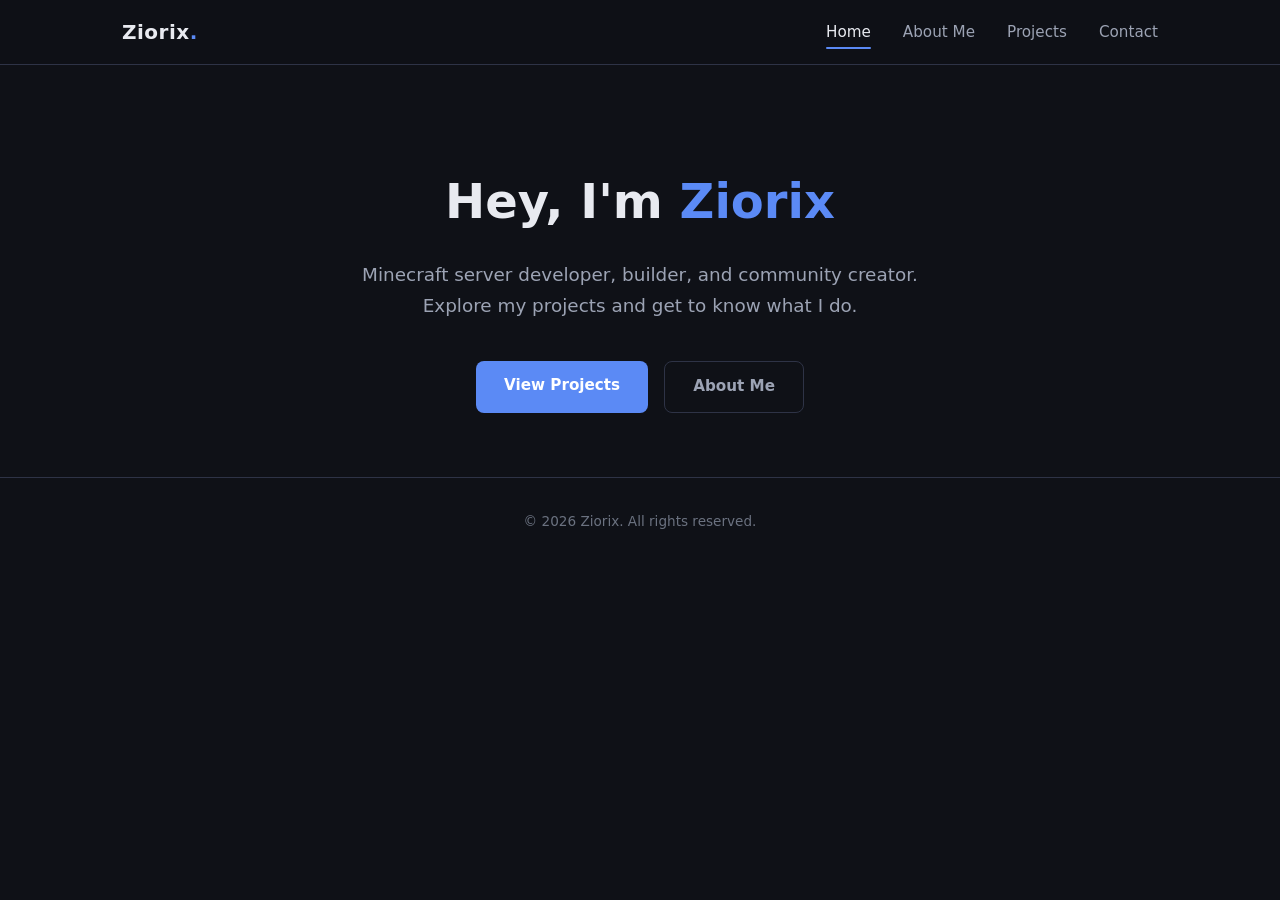
<file: index.html>
<!DOCTYPE html>
<html lang="en">
<head>
  <meta charset="UTF-8">
  <meta name="viewport" content="width=device-width, initial-scale=1.0">
  <title>Ziorix — Portfolio</title>
  <link rel="stylesheet" href="style.css">
  <style>
    .hero {
      text-align: center;
      padding: 6rem 0 4rem;
    }
    .hero h1 {
      font-size: 3rem;
      font-weight: 800;
      margin-bottom: 1rem;
    }
    .hero h1 span {
      color: var(--accent);
    }
    .hero p {
      color: var(--text-secondary);
      font-size: 1.15rem;
      max-width: 560px;
      margin: 0 auto 2.5rem;
    }
    .hero-cta {
      display: inline-flex;
      gap: 1rem;
      flex-wrap: wrap;
      justify-content: center;
    }
    .btn {
      display: inline-block;
      padding: 0.75rem 1.75rem;
      border-radius: 8px;
      font-weight: 600;
      font-size: 0.95rem;
      transition: background var(--transition), transform var(--transition);
    }
    .btn-primary {
      background: var(--accent);
      color: #fff;
    }
    .btn-primary:hover {
      background: var(--accent-hover);
      color: #fff;
      transform: translateY(-2px);
    }
    .btn-outline {
      border: 1px solid var(--border);
      color: var(--text-secondary);
    }
    .btn-outline:hover {
      border-color: var(--accent);
      color: var(--text-primary);
      transform: translateY(-2px);
    }
  </style>
</head>
<body>

  <!-- ===== NAVIGATION ===== -->
  <nav class="navbar">
    <div class="container">
      <a href="index.html" class="logo">Ziorix<span>.</span></a>
      <button class="nav-toggle" aria-label="Toggle navigation" onclick="document.querySelector('.nav-links').classList.toggle('open')">☰</button>
      <ul class="nav-links">
        <li><a href="index.html" class="active">Home</a></li>
        <li><a href="about.html">About Me</a></li>
        <li><a href="projects.html">Projects</a></li>
        <li><a href="contact.html">Contact</a></li>
      </ul>
    </div>
  </nav>

  <!-- ===== HERO ===== -->
  <section class="hero container">
    <h1>Hey, I'm <span>Ziorix</span></h1>
    <p>Minecraft server developer, builder, and community creator. Explore my projects and get to know what I do.</p>
    <div class="hero-cta">
      <a href="projects.html" class="btn btn-primary">View Projects</a>
      <a href="about.html" class="btn btn-outline">About Me</a>
    </div>
  </section>

  <!-- ===== FOOTER ===== -->
  <footer class="site-footer">
    <p>&copy; 2026 Ziorix. All rights reserved.</p>
  </footer>

</body>
</html>
</file>
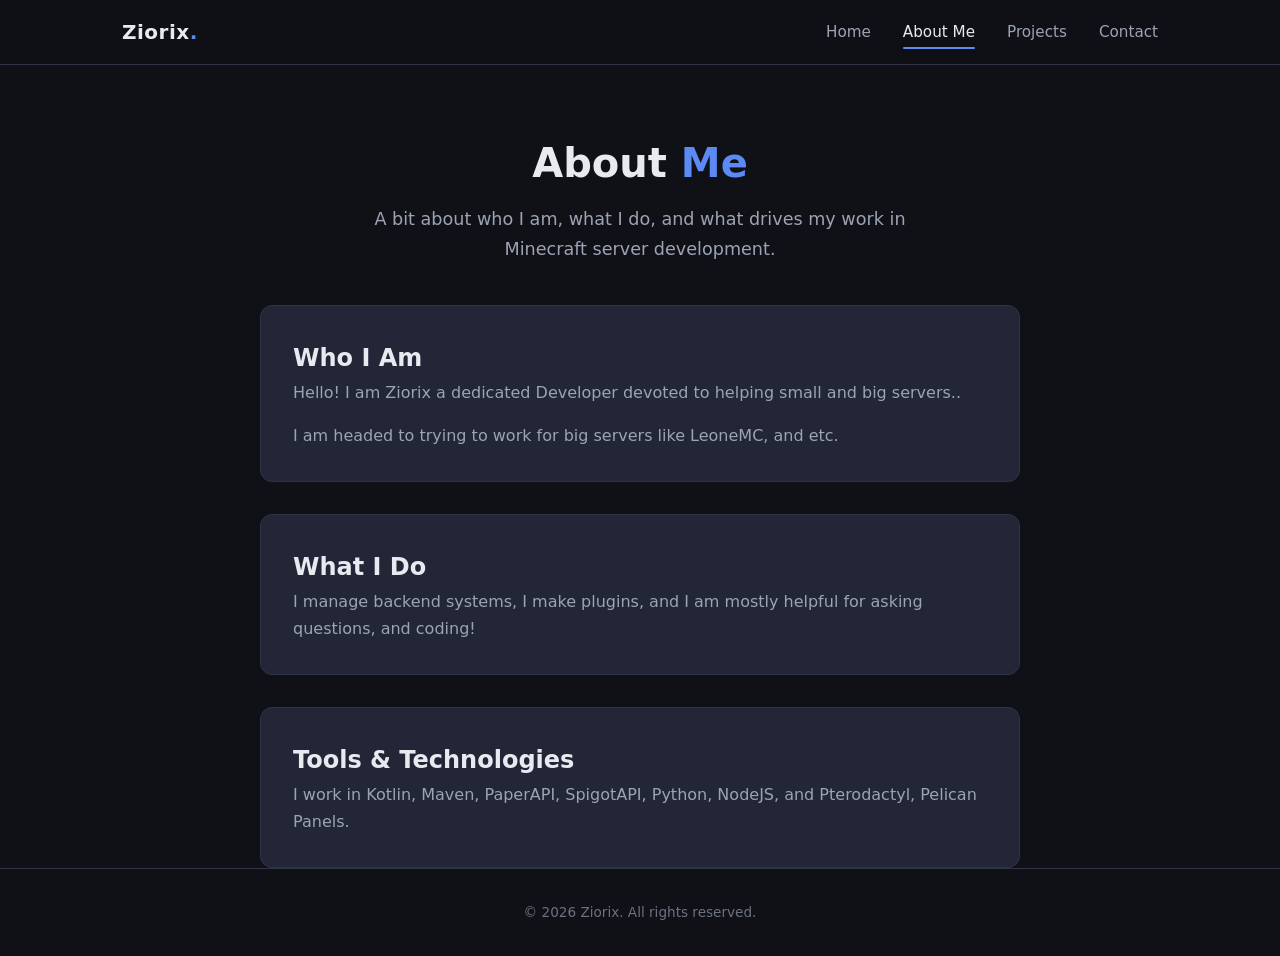
<file: about.html>
<!DOCTYPE html>
<html lang="en">
<head>
  <meta charset="UTF-8">
  <meta name="viewport" content="width=device-width, initial-scale=1.0">
  <title>About Me — Ziorix's Portfolio</title>
  <link rel="stylesheet" href="style.css">
</head>
<body>

  <!-- ===== NAVIGATION ===== -->
  <nav class="navbar">
    <div class="container">
      <a href="index.html" class="logo">Ziorix<span>.</span></a>
      <button class="nav-toggle" aria-label="Toggle navigation" onclick="document.querySelector('.nav-links').classList.toggle('open')">☰</button>
      <ul class="nav-links">
        <li><a href="index.html">Home</a></li>
        <li><a href="about.html" class="active">About Me</a></li>
        <li><a href="projects.html">Projects</a></li>
        <li><a href="contact.html">Contact</a></li>
      </ul>
    </div>
  </nav>

  <!-- ===== PAGE HEADER ===== -->
  <header class="page-header container">
    <h1>About <span>Me</span></h1>
    <p>A bit about who I am, what I do, and what drives my work in Minecraft server development.</p>
  </header>

  <!-- ===== ABOUT CONTENT ===== -->
  <section class="container">
    <div class="about-content">
      <div class="card">
        <h2>Who I Am</h2>
        <p>Hello! I am Ziorix a dedicated Developer devoted to helping small and big servers..</p>
        <p>I am headed to trying to work for big servers like LeoneMC, and etc.</p>
      </div>
      <div class="card">
        <h2>What I Do</h2>
        <p>I manage backend systems, I make plugins, and I am mostly helpful for asking questions, and coding!</p>
      </div>
      <div class="card">
        <h2>Tools &amp; Technologies</h2>
        <p>I work in Kotlin, Maven, PaperAPI, SpigotAPI, Python, NodeJS, and Pterodactyl, Pelican Panels.</p>
      </div>
    </div>
  </section>

  <!-- ===== FOOTER ===== -->
  <footer class="site-footer">
    <p>&copy; 2026 Ziorix. All rights reserved.</p>
  </footer>

</body>
</html>
</file>
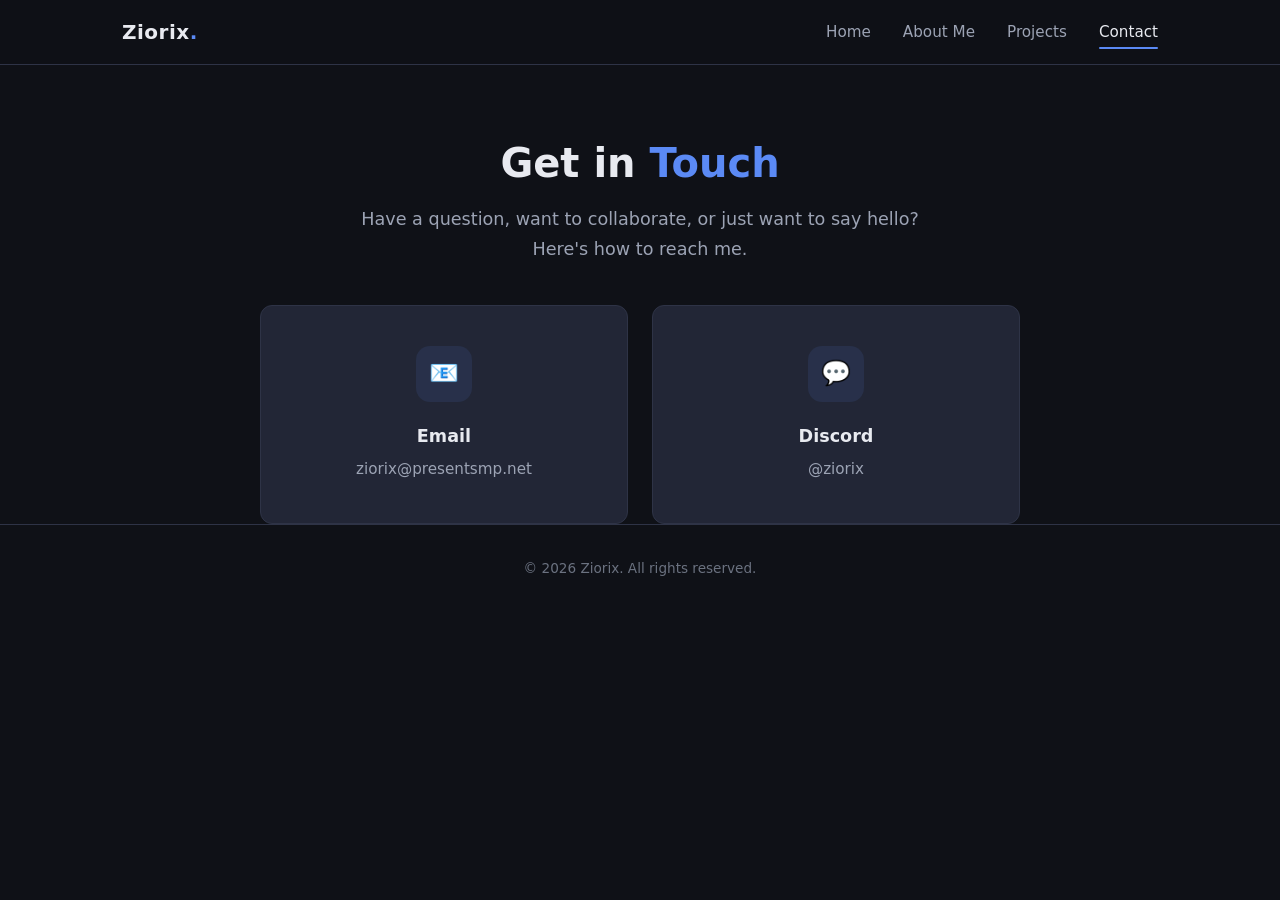
<file: contact.html>
<!DOCTYPE html>
<html lang="en">
<head>
  <meta charset="UTF-8">
  <meta name="viewport" content="width=device-width, initial-scale=1.0">
  <title>Contact — Ziorix's Portfolio</title>
  <link rel="stylesheet" href="style.css">
</head>
<body>

  <!-- ===== NAVIGATION ===== -->
  <nav class="navbar">
    <div class="container">
      <a href="index.html" class="logo">Ziorix<span>.</span></a>
      <button class="nav-toggle" aria-label="Toggle navigation" onclick="document.querySelector('.nav-links').classList.toggle('open')">☰</button>
      <ul class="nav-links">
        <li><a href="index.html">Home</a></li>
        <li><a href="about.html">About Me</a></li>
        <li><a href="projects.html">Projects</a></li>
        <li><a href="contact.html" class="active">Contact</a></li>
      </ul>
    </div>
  </nav>

  <!-- ===== PAGE HEADER ===== -->
  <header class="page-header container">
    <h1>Get in <span>Touch</span></h1>
    <p>Have a question, want to collaborate, or just want to say hello? Here's how to reach me.</p>
  </header>

  <!-- ===== CONTACT CARDS ===== -->
  <section class="container">
    <div class="contact-grid">
      <div class="card contact-card">
        <div class="contact-icon">📧</div>
        <h3>Email</h3>
        <p>ziorix@presentsmp.net</p>
      </div>
      <div class="card contact-card">
        <div class="contact-icon">💬</div>
        <h3>Discord</h3>
        <p>@ziorix</p>
      </div>
    </div>
  </section>

  <!-- ===== FOOTER ===== -->
  <footer class="site-footer">
    <p>&copy; 2026 Ziorix. All rights reserved.</p>
  </footer>

</body>
</html>
</file>
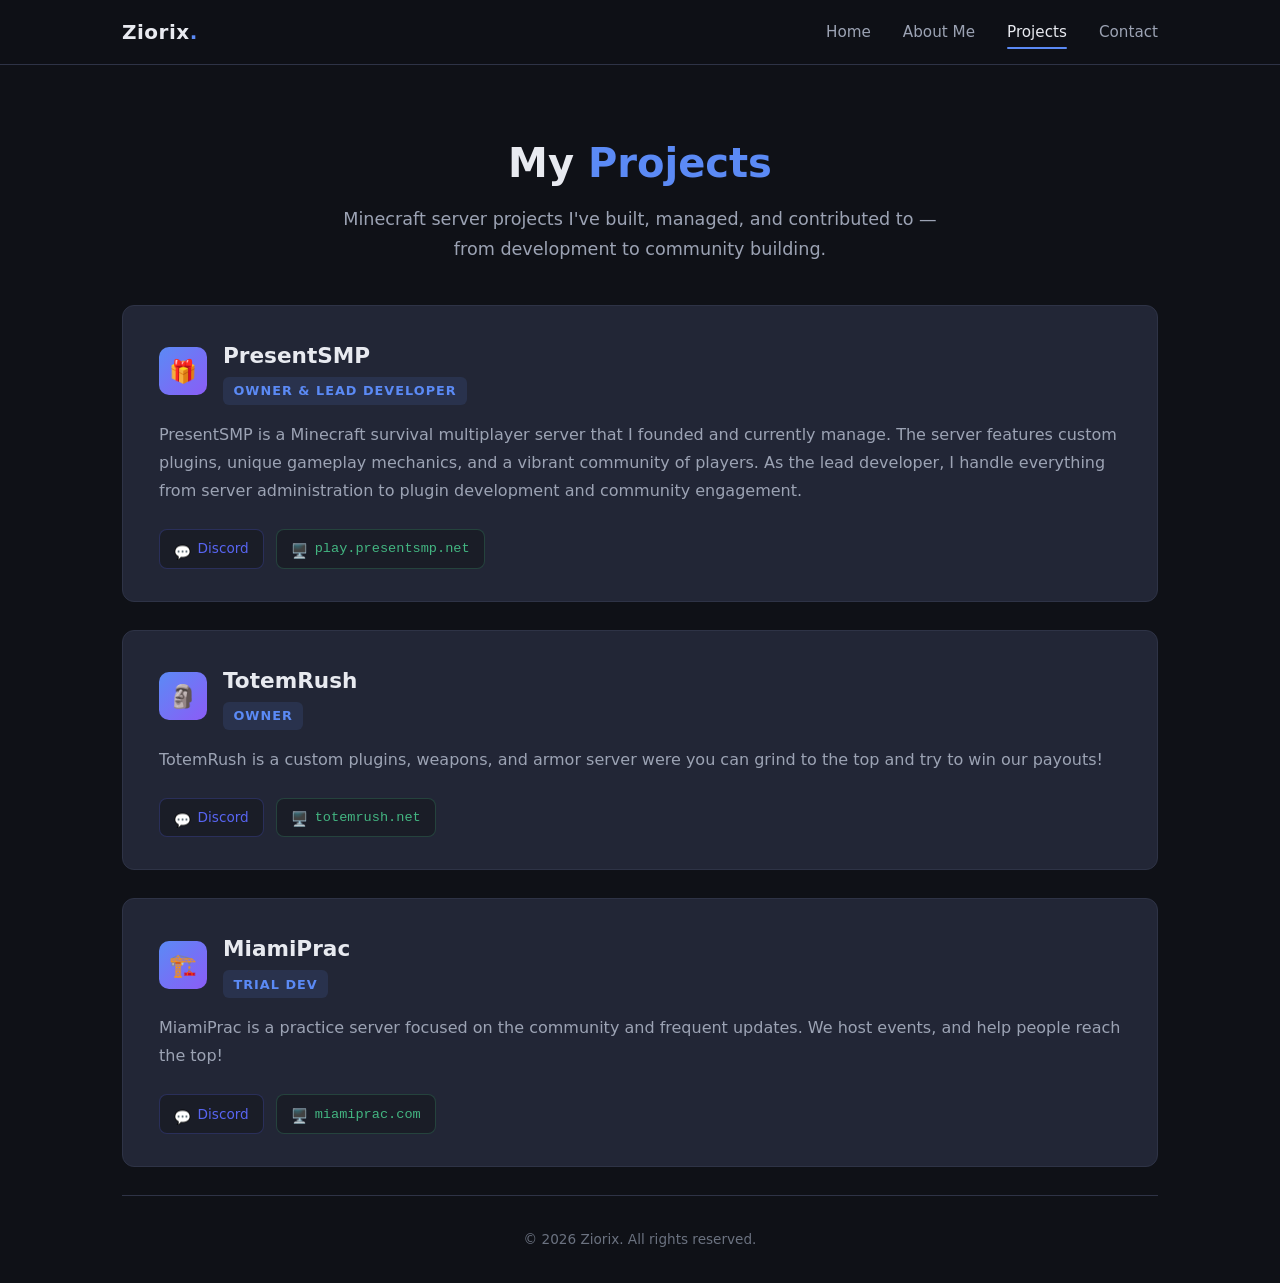
<file: projects.html>
<!DOCTYPE html>
<html lang="en">
<head>
  <meta charset="UTF-8">
  <meta name="viewport" content="width=device-width, initial-scale=1.0">
  <title>Projects — Ziorix's Portfolio</title>
  <link rel="stylesheet" href="style.css">
</head>
<body>

  <!-- ===== NAVIGATION ===== -->
  <nav class="navbar">
    <div class="container">
      <a href="index.html" class="logo">Ziorix<span>.</span></a>
      <button class="nav-toggle" aria-label="Toggle navigation" onclick="document.querySelector('.nav-links').classList.toggle('open')">☰</button>
      <ul class="nav-links">
        <li><a href="index.html">Home</a></li>
        <li><a href="about.html">About Me</a></li>
        <li><a href="projects.html" class="active">Projects</a></li>
        <li><a href="contact.html">Contact</a></li>
      </ul>
    </div>
  </nav>

  <!-- ===== PAGE HEADER ===== -->
  <header class="page-header container">
    <h1>My <span>Projects</span></h1>
    <p>Minecraft server projects I've built, managed, and contributed to — from development to community building.</p>
  </header>

  <!-- ===== PROJECTS LIST ===== -->
  <section class="container">
    <div class="projects-grid">

      <!-- PROJECT 1 -->
      <article class="project-card">
        <div class="project-header">
          <div class="project-icon">🎁</div>
          <div>
            <h2 class="project-title">PresentSMP</h2>
            <span class="project-role">Owner &amp; Lead Developer</span>
          </div>
        </div>
        <p class="project-description">
          PresentSMP is a Minecraft survival multiplayer server that I founded and currently manage. The server features custom plugins, unique gameplay mechanics, and a vibrant community of players. As the lead developer, I handle everything from server administration to plugin development and community engagement.
        </p>
        <div class="project-meta">
          <a href="https://discord.gg/presentsmp" target="_blank" rel="noopener" class="meta-badge discord">
            <span class="icon">💬</span> Discord
          </a>
          <span class="meta-badge server-ip">
            <span class="icon">🖥️</span> play.presentsmp.net
          </span>
        </div>
      </article>

      <!-- PROJECT 2 -->
      <article class="project-card">
        <div class="project-header">
          <div class="project-icon">🗿</div>
          <div>
            <h2 class="project-title">TotemRush</h2>
            <span class="project-role">Owner</span>
          </div>
        </div>
        <p class="project-description">
          TotemRush is a custom plugins, weapons, and armor server were you can grind to the top and try to win our payouts!
        </p>
        <div class="project-meta">
          <a href="https://discord.gg/totemnetwork" target="_blank" rel="noopener" class="meta-badge discord">
            <span class="icon">💬</span> Discord
          </a>
          <span class="meta-badge server-ip">
            <span class="icon">🖥️</span> totemrush.net
          </span>
        </div>
      </article>

      <!-- PROJECT 3 -->
      <article class="project-card">
        <div class="project-header">
          <div class="project-icon">🏗️</div>
          <div>
            <h2 class="project-title">MiamiPrac</h2>
            <span class="project-role">Trial Dev</span>
          </div>
        </div>
        <p class="project-description">
          MiamiPrac is a practice server focused on the community and frequent updates. We host events, and help people reach the top!
        </p>
        <div class="project-meta">
          <a href="https://discord.gg/yDa65wmspK" target="_blank" rel="noopener" class="meta-badge discord">
            <span class="icon">💬</span> Discord
          </a>
          <span class="meta-badge server-ip">
            <span class="icon">🖥️</span> miamiprac.com
          </span>
        </div>
      </article>

  <!-- ===== FOOTER ===== -->
  <footer class="site-footer">
    <p>&copy; 2026 Ziorix. All rights reserved.</p>
  </footer>

</body>
</html>
</file>
<file: style.css>
/* ===== RESET & BASE ===== */
*,
*::before,
*::after {
  margin: 0;
  padding: 0;
  box-sizing: border-box;
}

:root {
  --bg-primary: #0f1117;
  --bg-secondary: #1a1d27;
  --bg-card: #222636;
  --accent: #5b8af5;
  --accent-hover: #7ba4ff;
  --text-primary: #e8eaf0;
  --text-secondary: #9ca3b4;
  --text-muted: #6b7280;
  --border: #2e3346;
  --discord-purple: #5865F2;
  --green-server: #43b581;
  --radius: 12px;
  --shadow: 0 4px 24px rgba(0, 0, 0, 0.3);
  --transition: 0.25s ease;
}

html {
  scroll-behavior: smooth;
}

body {
  font-family: 'Segoe UI', system-ui, -apple-system, sans-serif;
  background-color: var(--bg-primary);
  color: var(--text-primary);
  line-height: 1.7;
  min-height: 100vh;
}

a {
  color: var(--accent);
  text-decoration: none;
  transition: color var(--transition);
}

a:hover {
  color: var(--accent-hover);
}

img {
  max-width: 100%;
  display: block;
}

/* ===== NAVIGATION ===== */
.navbar {
  position: sticky;
  top: 0;
  z-index: 100;
  background: rgba(15, 17, 23, 0.85);
  backdrop-filter: blur(16px);
  border-bottom: 1px solid var(--border);
  padding: 0 2rem;
}

.navbar .container {
  max-width: 1100px;
  margin: 0 auto;
  display: flex;
  align-items: center;
  justify-content: space-between;
  height: 64px;
}

.navbar .logo {
  font-size: 1.25rem;
  font-weight: 700;
  color: var(--text-primary);
  letter-spacing: 0.5px;
}

.navbar .logo span {
  color: var(--accent);
}

.nav-links {
  list-style: none;
  display: flex;
  gap: 2rem;
}

.nav-links a {
  color: var(--text-secondary);
  font-size: 0.95rem;
  font-weight: 500;
  padding: 0.4rem 0;
  position: relative;
  transition: color var(--transition);
}

.nav-links a::after {
  content: '';
  position: absolute;
  bottom: -2px;
  left: 0;
  width: 0;
  height: 2px;
  background: var(--accent);
  transition: width var(--transition);
  border-radius: 2px;
}

.nav-links a:hover,
.nav-links a.active {
  color: var(--text-primary);
}

.nav-links a:hover::after,
.nav-links a.active::after {
  width: 100%;
}

/* Mobile hamburger */
.nav-toggle {
  display: none;
  background: none;
  border: none;
  color: var(--text-primary);
  font-size: 1.5rem;
  cursor: pointer;
}

/* ===== LAYOUT ===== */
.container {
  max-width: 1100px;
  margin: 0 auto;
  padding: 0 2rem;
}

.page-header {
  text-align: center;
  padding: 4rem 0 2.5rem;
}

.page-header h1 {
  font-size: 2.5rem;
  font-weight: 700;
  margin-bottom: 0.5rem;
}

.page-header h1 span {
  color: var(--accent);
}

.page-header p {
  color: var(--text-secondary);
  font-size: 1.1rem;
  max-width: 600px;
  margin: 0 auto;
}

section {
  padding: 2rem 0 4rem;
}

/* ===== CARDS (shared) ===== */
.card {
  background: var(--bg-card);
  border: 1px solid var(--border);
  border-radius: var(--radius);
  padding: 2rem;
  transition: transform var(--transition), box-shadow var(--transition);
}

.card:hover {
  transform: translateY(-4px);
  box-shadow: var(--shadow);
}

/* ===== PROJECT CARDS ===== */
.projects-grid {
  display: grid;
  gap: 1.75rem;
}

.project-card {
  background: var(--bg-card);
  border: 1px solid var(--border);
  border-radius: var(--radius);
  padding: 2rem 2.25rem;
  transition: transform var(--transition), box-shadow var(--transition), border-color var(--transition);
}

.project-card:hover {
  transform: translateY(-4px);
  box-shadow: var(--shadow);
  border-color: var(--accent);
}

.project-card .project-header {
  display: flex;
  align-items: center;
  gap: 1rem;
  margin-bottom: 1rem;
}

.project-card .project-icon {
  width: 48px;
  height: 48px;
  border-radius: 10px;
  background: linear-gradient(135deg, var(--accent), #8b5cf6);
  display: flex;
  align-items: center;
  justify-content: center;
  font-size: 1.4rem;
  flex-shrink: 0;
}

.project-card .project-title {
  font-size: 1.35rem;
  font-weight: 700;
}

.project-card .project-role {
  display: inline-block;
  margin-top: 0.15rem;
  font-size: 0.8rem;
  font-weight: 600;
  text-transform: uppercase;
  letter-spacing: 0.08em;
  color: var(--accent);
  background: rgba(91, 138, 245, 0.12);
  padding: 0.2rem 0.65rem;
  border-radius: 6px;
}

.project-card .project-description {
  color: var(--text-secondary);
  margin-bottom: 1.5rem;
  line-height: 1.75;
}

.project-card .project-meta {
  display: flex;
  flex-wrap: wrap;
  gap: 0.75rem;
}

.meta-badge {
  display: inline-flex;
  align-items: center;
  gap: 0.45rem;
  font-size: 0.85rem;
  padding: 0.45rem 0.9rem;
  border-radius: 8px;
  background: var(--bg-secondary);
  border: 1px solid var(--border);
  color: var(--text-secondary);
  transition: background var(--transition), color var(--transition);
}

.meta-badge.discord {
  color: var(--discord-purple);
  border-color: rgba(88, 101, 242, 0.25);
}

.meta-badge.discord:hover {
  background: rgba(88, 101, 242, 0.12);
  color: #fff;
}

.meta-badge.server-ip {
  color: var(--green-server);
  border-color: rgba(67, 181, 129, 0.25);
  cursor: default;
  font-family: 'Consolas', 'Courier New', monospace;
}

.meta-badge svg,
.meta-badge .icon {
  width: 16px;
  height: 16px;
  flex-shrink: 0;
}

/* ===== ABOUT PAGE ===== */
.about-content {
  display: grid;
  grid-template-columns: 1fr;
  gap: 2rem;
  max-width: 760px;
  margin: 0 auto;
}

.about-content .card p {
  color: var(--text-secondary);
}

.about-content .card p + p {
  margin-top: 1rem;
}

/* ===== CONTACT PAGE ===== */
.contact-grid {
  display: grid;
  grid-template-columns: repeat(auto-fit, minmax(280px, 1fr));
  gap: 1.5rem;
  max-width: 760px;
  margin: 0 auto;
}

.contact-card {
  text-align: center;
  padding: 2.5rem 1.5rem;
}

.contact-card .contact-icon {
  width: 56px;
  height: 56px;
  border-radius: 14px;
  margin: 0 auto 1.25rem;
  display: flex;
  align-items: center;
  justify-content: center;
  font-size: 1.5rem;
  background: rgba(91, 138, 245, 0.1);
  color: var(--accent);
}

.contact-card h3 {
  font-size: 1.1rem;
  margin-bottom: 0.35rem;
}

.contact-card p {
  color: var(--text-secondary);
  font-size: 0.95rem;
}

/* ===== FOOTER ===== */
.site-footer {
  border-top: 1px solid var(--border);
  padding: 2rem;
  text-align: center;
  color: var(--text-muted);
  font-size: 0.85rem;
}

/* ===== RESPONSIVE ===== */
@media (max-width: 640px) {
  .nav-toggle {
    display: block;
  }

  .nav-links {
    display: none;
    flex-direction: column;
    position: absolute;
    top: 64px;
    left: 0;
    right: 0;
    background: var(--bg-primary);
    border-bottom: 1px solid var(--border);
    padding: 1rem 2rem;
    gap: 1rem;
  }

  .nav-links.open {
    display: flex;
  }

  .page-header h1 {
    font-size: 1.75rem;
  }

  .project-card .project-header {
    flex-direction: column;
    align-items: flex-start;
    gap: 0.75rem;
  }

  .project-card .project-meta {
    flex-direction: column;
  }
}
</file>
